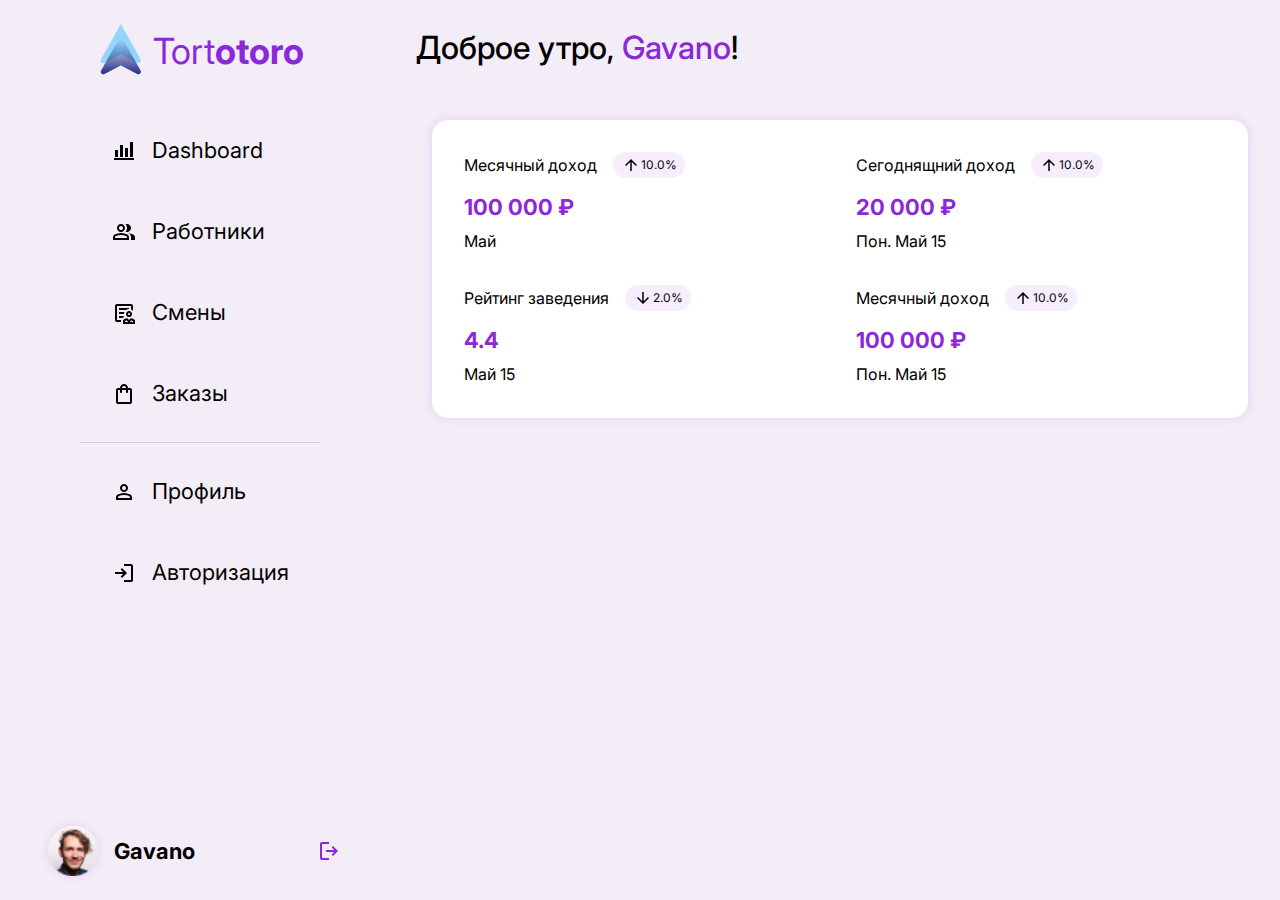
<file: index.html>
<!DOCTYPE html>
<html lang="ru">
  <head>
    <meta charset="UTF-8" />
    <meta http-equiv="X-UA-Compatible" content="IE=edge" />
    <meta name="viewport" content="width=device-width, initial-scale=1.0" />
    <link rel="preconnect" href="https://fonts.googleapis.com" />
    <link rel="preconnect" href="https://fonts.gstatic.com" crossorigin />
    <link
      href="https://fonts.googleapis.com/css2?family=Inter:wght@400;500;700&display=swap"
      rel="stylesheet"
    />

    <link rel="stylesheet" href="styles/global.css" />
    <link rel="stylesheet" href="styles/pages/home.css" />

    <script src="scripts/rippleEffect.js" defer></script>

    <title>Tortotoro</title>
  </head>
  <body>
    <div class="wrapper">
      <aside class="sidebar">
        <a
          href="index.html"
          title="Вернуться на главную"
          class="logo sidebar-logo"
        >
          <span>
            <svg
              width="48"
              height="54"
              viewBox="0 0 48 54"
              fill="none"
              xmlns="http://www.w3.org/2000/svg"
            >
              <path
                d="M23.8605 0L43.5905 35.3063C44.8099 37.4884 42.4402 39.9183 40.2282 38.7541L23.8605 30.1395L7.49277 38.7541C5.28075 39.9183 2.91107 37.4884 4.13047 35.3063L23.8605 0Z"
                fill="#95D5FA"
              />
              <path
                d="M23.8605 11.3024L43.5905 46.6087C44.8099 48.7908 42.4402 51.2207 40.2282 50.0565L23.8605 41.4419L7.49277 50.0565C5.28075 51.2207 2.91107 48.7908 4.13047 46.6087L23.8605 11.3024Z"
                fill="url(#paint0_linear_601_300)"
              />
              <defs>
                <linearGradient
                  id="paint0_linear_601_300"
                  x1="23.8605"
                  y1="51.4884"
                  x2="23.8605"
                  y2="15.0698"
                  gradientUnits="userSpaceOnUse"
                >
                  <stop stop-color="#1A2B88" />
                  <stop offset="1" stop-color="#1A2B88" stop-opacity="0" />
                </linearGradient>
              </defs>
            </svg>
          </span>
          <p>Tort<span>otoro</span></p>
        </a>
        <nav class="sidebar-nav">
          <ul class="sidebar-nav-list">
            <li class="sidebar-nav-item">
              <a
                href="#"
                class="sidebar-nav-link btn _text _on-surface"
                data-ripple
                title="Dashboard"
              >
                <span>
                  <svg
                    xmlns="http://www.w3.org/2000/svg"
                    height="24"
                    viewBox="0 96 960 960"
                    width="24"
                  >
                    <path
                      d="M80 936v-80h800v80H80Zm40-120V536h120v280H120Zm200 0V336h120v480H320Zm200 0V456h120v360H520Zm200 0V216h120v600H720Z"
                    />
                  </svg>
                </span>
                <p>Dashboard</p>
              </a>
            </li>
            <li class="sidebar-nav-item">
              <a
                href="#"
                class="sidebar-nav-link btn _text _on-surface"
                data-ripple
                title="Работники"
              >
                <span>
                  <svg
                    xmlns="http://www.w3.org/2000/svg"
                    height="24"
                    viewBox="0 96 960 960"
                    width="24"
                  >
                    <path
                      d="M40 896V784q0-34 17.5-62.5T104 678q62-31 126-46.5T360 616q66 0 130 15.5T616 678q29 15 46.5 43.5T680 784v112H40Zm720 0V776q0-44-24.5-84.5T666 622q51 6 96 20.5t84 35.5q36 20 55 44.5t19 53.5v120H760ZM360 576q-66 0-113-47t-47-113q0-66 47-113t113-47q66 0 113 47t47 113q0 66-47 113t-113 47Zm400-160q0 66-47 113t-113 47q-11 0-28-2.5t-28-5.5q27-32 41.5-71t14.5-81q0-42-14.5-81T544 264q14-5 28-6.5t28-1.5q66 0 113 47t47 113ZM120 816h480v-32q0-11-5.5-20T580 750q-54-27-109-40.5T360 696q-56 0-111 13.5T140 750q-9 5-14.5 14t-5.5 20v32Zm240-320q33 0 56.5-23.5T440 416q0-33-23.5-56.5T360 336q-33 0-56.5 23.5T280 416q0 33 23.5 56.5T360 496Zm0 320Zm0-400Z"
                    />
                  </svg>
                </span>
                <p>Работники</p>
              </a>
            </li>
            <li class="sidebar-nav-item">
              <a
                href="#"
                class="sidebar-nav-link btn _text _on-surface"
                data-ripple
                title="Смены"
              >
                <span>
                  <svg
                    xmlns="http://www.w3.org/2000/svg"
                    height="24"
                    viewBox="0 96 960 960"
                    width="24"
                  >
                    <path
                      d="M680 736q-50 0-85-35t-35-85q0-50 35-85t85-35q50 0 85 35t35 85q0 50-35 85t-85 35Zm0-80q17 0 28.5-11.5T720 616q0-17-11.5-28.5T680 576q-17 0-28.5 11.5T640 616q0 17 11.5 28.5T680 656Zm-240 360V900q0-21 10-39.5t28-29.5q32-19 67.5-31.5T618 781l62 75 62-75q37 6 72 18.5t67 31.5q18 11 28.5 29.5T920 900v116H440Zm79-80h123l-54-66q-18 5-35 13t-34 17v36Zm199 0h122v-36q-16-10-33-17.5T772 870l-54 66Zm-76 0Zm76 0Zm-518 0q-33 0-56.5-23.5T120 856V296q0-33 23.5-56.5T200 216h560q33 0 56.5 23.5T840 296v200q-16-20-35-38t-45-24V296H200v560h166q-3 11-4.5 22t-1.5 22v36H200Zm80-480h280q26-20 57-30t63-10v-40H280v80Zm0 160h200q0-21 4.5-41t12.5-39H280v80Zm0 160h138q11-9 23.5-16t25.5-13v-51H280v80Zm-80 80V296v137-17 440Zm480-240Z"
                    />
                  </svg>
                </span>
                <p>Смены</p>
              </a>
            </li>
            <li class="sidebar-nav-item">
              <a
                href="#"
                class="sidebar-nav-link btn _text _on-surface"
                data-ripple
                title="Заказы"
              >
                <span>
                  <svg xmlns="http://www.w3.org/2000/svg" height="24" viewBox="0 96 960 960" width="24"><path d="M240 976q-33 0-56.5-23.5T160 896V416q0-33 23.5-56.5T240 336h80q0-66 47-113t113-47q66 0 113 47t47 113h80q33 0 56.5 23.5T800 416v480q0 33-23.5 56.5T720 976H240Zm0-80h480V416h-80v80q0 17-11.5 28.5T600 536q-17 0-28.5-11.5T560 496v-80H400v80q0 17-11.5 28.5T360 536q-17 0-28.5-11.5T320 496v-80h-80v480Zm160-560h160q0-33-23.5-56.5T480 256q-33 0-56.5 23.5T400 336ZM240 896V416v480Z"/></svg>
                </span>
                <p>Заказы</p>
              </a>
            </li>
            <span class="devider"></span>
            <li class="sidebar-nav-item">
              <a
                href="#"
                class="sidebar-nav-link btn _text _on-surface"
                data-ripple
                title="Профиль"
              >
                <span>
                  <svg xmlns="http://www.w3.org/2000/svg" height="24" viewBox="0 96 960 960" width="24"><path d="M480 576q-66 0-113-47t-47-113q0-66 47-113t113-47q66 0 113 47t47 113q0 66-47 113t-113 47ZM160 896V784q0-34 17.5-62.5T224 678q62-31 126-46.5T480 616q66 0 130 15.5T736 678q29 15 46.5 43.5T800 784v112H160Zm80-80h480v-32q0-11-5.5-20T700 750q-54-27-109-40.5T480 696q-56 0-111 13.5T260 750q-9 5-14.5 14t-5.5 20v32Zm240-320q33 0 56.5-23.5T560 416q0-33-23.5-56.5T480 336q-33 0-56.5 23.5T400 416q0 33 23.5 56.5T480 496Zm0-80Zm0 400Z"/></svg>
                </span>
                <p>Профиль</p>
              </a>
            </li>
            <li class="sidebar-nav-item">
              <a
                href="auth.html"
                class="sidebar-nav-link btn _text _on-surface"
                data-ripple
                title="Авторизация"
              >
                <span>
                  <svg
                    xmlns="http://www.w3.org/2000/svg"
                    height="24"
                    viewBox="0 96 960 960"
                    width="24"
                  >
                    <path
                      d="M480 936v-80h280V296H480v-80h280q33 0 56.5 23.5T840 296v560q0 33-23.5 56.5T760 936H480Zm-80-160-55-58 102-102H120v-80h327L345 434l55-58 200 200-200 200Z"
                    />
                  </svg>
                </span>
                <p>Авторизация</p>
              </a>
            </li>
          </ul>
        </nav>
        <div class="sidebar-profile">
          <div class="sidebar-profile__avatar">
            <img src="assets/images/profile.png" alt="Ваша фотография" />
          </div>
          <p class="sidebar-profile__name">Gavano</p>
          <a
            href="#"
            class="sidebar-profile__btn btn _icon"
            title="Выйти"
            data-ripple
          >
            <svg
              xmlns="http://www.w3.org/2000/svg"
              height="24"
              viewBox="0 96 960 960"
              width="24"
            >
              <path
                d="M200 936q-33 0-56.5-23.5T120 856V296q0-33 23.5-56.5T200 216h280v80H200v560h280v80H200Zm440-160-55-58 102-102H360v-80h327L585 434l55-58 200 200-200 200Z"
              />
            </svg>
          </a>
        </div>
      </aside>
      <main class="page-content home _container">
        <header class="header">
          <h1 class="page-title">
            Доброе утро, <span class="rich-text">Gavano</span>!
          </h1>
        </header>
        <div class="page-content__wrapper">
          <div class="section">
            <ul class="stats-list">
              <li class="stats-item">
                <header class="stats-item-header">
                  <p>Месячный доход</p>
                  <div class="stats-item-header-progress">
                    <span>
                      <svg
                        xmlns="http://www.w3.org/2000/svg"
                        height="20"
                        viewBox="0 96 960 960"
                        width="20"
                      >
                        <path
                          d="M444 864V426L243 627l-51-51 288-288 288 288-51 51-201-201v438h-72Z"
                        />
                      </svg>
                    </span>
                    <p>10.0%</p>
                  </div>
                </header>
                <span class="stats-item__value">100 000 &#8381;</span>
                <footer class="stats-item-footer">Май</footer>
              </li>
              <li class="stats-item">
                <header class="stats-item-header">
                  <p>Сегоднящний доход</p>
                  <div class="stats-item-header-progress">
                    <span>
                      <svg
                        xmlns="http://www.w3.org/2000/svg"
                        height="20"
                        viewBox="0 96 960 960"
                        width="20"
                      >
                        <path
                          d="M444 864V426L243 627l-51-51 288-288 288 288-51 51-201-201v438h-72Z"
                        />
                      </svg>
                    </span>
                    <p>10.0%</p>
                  </div>
                </header>
                <span class="stats-item__value">20 000 &#8381;</span>
                <footer class="stats-item-footer">Пон. Май 15</footer>
              </li>
              <li class="stats-item">
                <header class="stats-item-header">
                  <p>Рейтинг заведения</p>
                  <div class="stats-item-header-progress">
                    <span>
                      <svg xmlns="http://www.w3.org/2000/svg" height="20" viewBox="0 96 960 960" width="20"><path d="M480 864 192 576l51-51 201 201V288h72v438l201-201 51 51-288 288Z"/></svg>
                    </span>
                    <p>2.0%</p>
                  </div>
                </header>
                <span class="stats-item__value">4.4</span>
                <footer class="stats-item-footer">Май 15</footer>
              </li>
              <li class="stats-item">
                <header class="stats-item-header">
                  <p>Месячный доход</p>
                  <div class="stats-item-header-progress">
                    <span>
                      <svg
                        xmlns="http://www.w3.org/2000/svg"
                        height="20"
                        viewBox="0 96 960 960"
                        width="20"
                      >
                        <path
                          d="M444 864V426L243 627l-51-51 288-288 288 288-51 51-201-201v438h-72Z"
                        />
                      </svg>
                    </span>
                    <p>10.0%</p>
                  </div>
                </header>
                <span class="stats-item__value">100 000 &#8381;</span>
                <footer class="stats-item-footer">Пон. Май 15</footer>
              </li>
            </ul>
          </div>
        </div>
      </main>
    </div>
  </body>
</html>
</file>
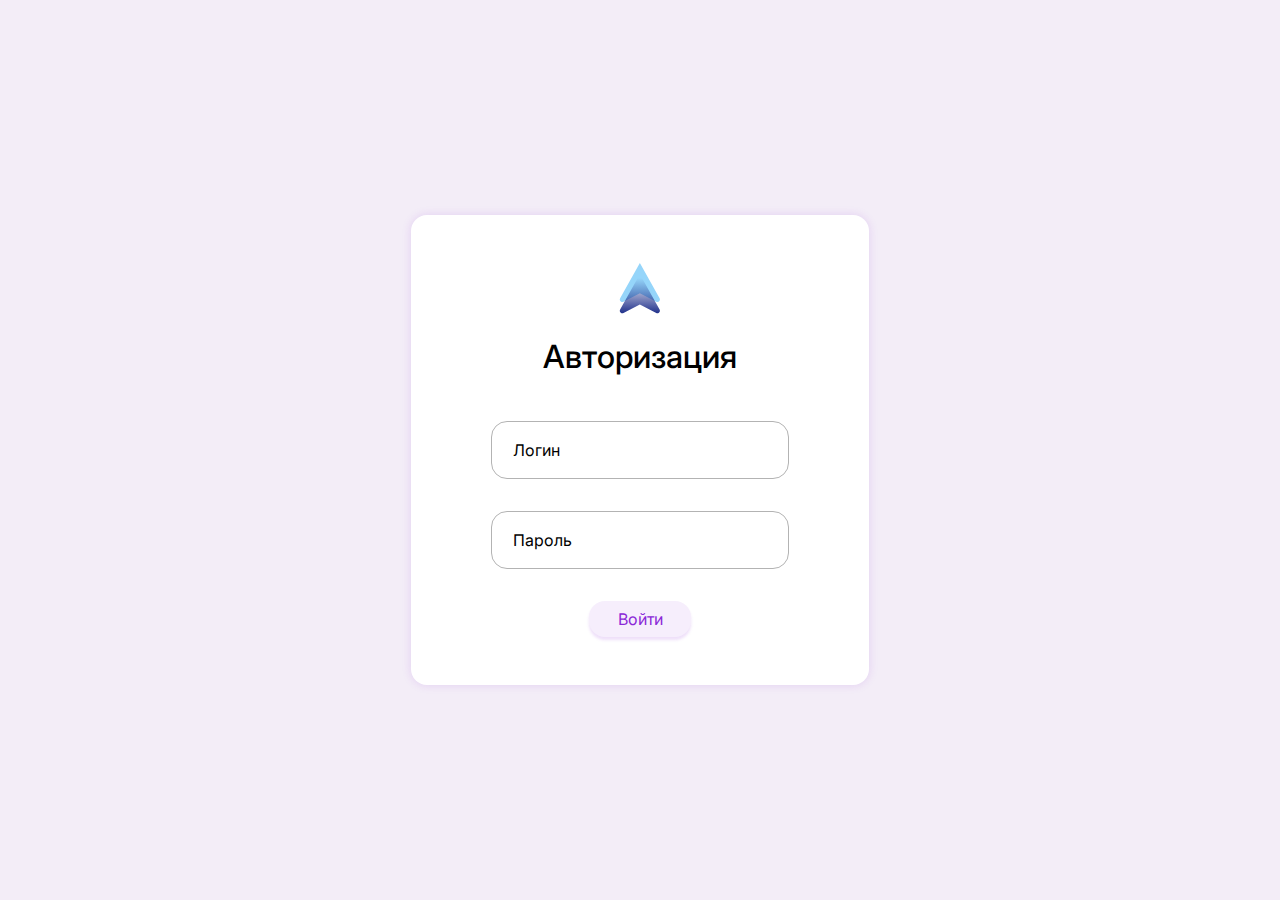
<file: auth.html>
<!DOCTYPE html>
<html lang="ru">
  <head>
    <meta charset="UTF-8" />
    <meta http-equiv="X-UA-Compatible" content="IE=edge" />
    <meta name="viewport" content="width=device-width, initial-scale=1.0" />

    <link rel="preconnect" href="https://fonts.googleapis.com" />
    <link rel="preconnect" href="https://fonts.gstatic.com" crossorigin />
    <link
      href="https://fonts.googleapis.com/css2?family=Inter:wght@400;500;700&display=swap"
      rel="stylesheet"
    />

    <link rel="stylesheet" href="styles/global.css" />
    <link rel="stylesheet" href="styles/pages/auth.css" />

    <script src="scripts/rippleEffect.js" defer></script>
    <script src="scripts/inputElement.js" defer></script>

    <title>Авторизация</title>
  </head>
  <body>
    <div class="wrapper">
      <main class="auth _container">
        <div class="auth__wrapper">
          <div class="logo auth-logo">
            <span>
              <svg
                width="48"
                height="54"
                viewBox="0 0 48 54"
                fill="none"
                xmlns="http://www.w3.org/2000/svg"
              >
                <path
                  d="M23.8605 0L43.5905 35.3063C44.8099 37.4884 42.4402 39.9183 40.2282 38.7541L23.8605 30.1395L7.49277 38.7541C5.28075 39.9183 2.91107 37.4884 4.13047 35.3063L23.8605 0Z"
                  fill="#95D5FA"
                />
                <path
                  d="M23.8605 11.3024L43.5905 46.6087C44.8099 48.7908 42.4402 51.2207 40.2282 50.0565L23.8605 41.4419L7.49277 50.0565C5.28075 51.2207 2.91107 48.7908 4.13047 46.6087L23.8605 11.3024Z"
                  fill="url(#paint0_linear_601_300)"
                />
                <defs>
                  <linearGradient
                    id="paint0_linear_601_300"
                    x1="23.8605"
                    y1="51.4884"
                    x2="23.8605"
                    y2="15.0698"
                    gradientUnits="userSpaceOnUse"
                  >
                    <stop stop-color="#1A2B88" />
                    <stop offset="1" stop-color="#1A2B88" stop-opacity="0" />
                  </linearGradient>
                </defs>
              </svg>
            </span>
          </div>
          <h1 class="page-title">Авторизация</h1>
          <form action="index.html" class="form" method="GET">
            <div class="form-inputs">
              <div class="input-element">
                <input type="text" id="login" name="login" />
                <label for="login">Логин</label>
                <div class="leadion-icon"></div>
                <div class="trailing-icon"></div>
              </div>
              <div class="input-element">
                <input type="password" id="password" name="password" />
                <label for="password">Пароль</label>
                <div class="leadion-icon"></div>
                <div class="trailing-icon"></div>
              </div>
            </div>
            <div class="form-actions">
              <button
                type="submit"
                class="btn _elevated"
                title="Войти"
                data-ripple
              >
                Войти
              </button>
            </div>
          </form>
        </div>
      </main>
    </div>
  </body>
</html>
</file>
<file: styles/global.css>
@import "./var.css";
@import "./default.css";
@import "./components/btn.css";
@import "./components/ripple.css";

.wrapper {
  display: flex;

  min-height: inherit;
}

._container {
  width: 100%;
  height: 100%;
  max-width: var(--container-mw);

  padding-inline: var(--container-pgi);
  margin-inline: auto;
}

.page-content {
  flex: 1;
}

.page-content__wrapper {
  padding-inline: 1rem;
}

.page-title {
  font-size: var(--headline-l-fs);
  font-weight: 500;
}

.rich-text {
  color: hsl(var(--primary-hsl));
}
</file>
<file: styles/pages/home.css>
@import "../components/sidebar.css";
@import "../components/header.css";
@import "../components/section.css";

.stats-list {
  /* display: flex; */
  /* align-items: center; */
  /* justify-content: space-between; */
  display: grid;
  grid-template-columns: repeat(auto-fit, minmax(300px, 1fr));

  gap: 2rem;
}

.stats-item-header {
  display: flex;
  align-items: center;
  gap: 1rem;

  margin-bottom: 0.8rem;
}

.stats-item-header-progress {
  display: flex;
  align-items: center;
  background-color: hsl(var(--primary-90-hsl));
  border-radius: var(--large-shape);
  padding: 0.2rem 0.5rem;

  font-size: var(--body-s-fs);
}

.stats-item__value {
  font-size: var(--title-l-fs);
  font-weight: bold;
  color: hsl(var(--primary-hsl));
}

.stats-item-footer {
  margin-top: 0.3rem;
}
</file>
<file: styles/pages/auth.css>
@import "../components/form.css";
@import "../components/logo.css";

.auth {
  min-height: 100vh;

  display: flex;
  flex-direction: column;
  align-items: center;
  justify-content: center;

  padding-block: var(--safe-area-pd);
}

.auth h1 {
  margin-block: 1rem 2.5rem;
}

.auth__wrapper {
  display: grid;
  place-items: center;

  background-color: hsl(var(--primary-container-hsl));

  border-radius: var(--large-shape);

  padding: 3rem 5rem;

  box-shadow: 0 0 10px hsla(var(--primary-hsl), var(--primary-alpha-bxs));
}

/* .auth-logo {
  margin-bottom: 2rem;
} */
</file>
